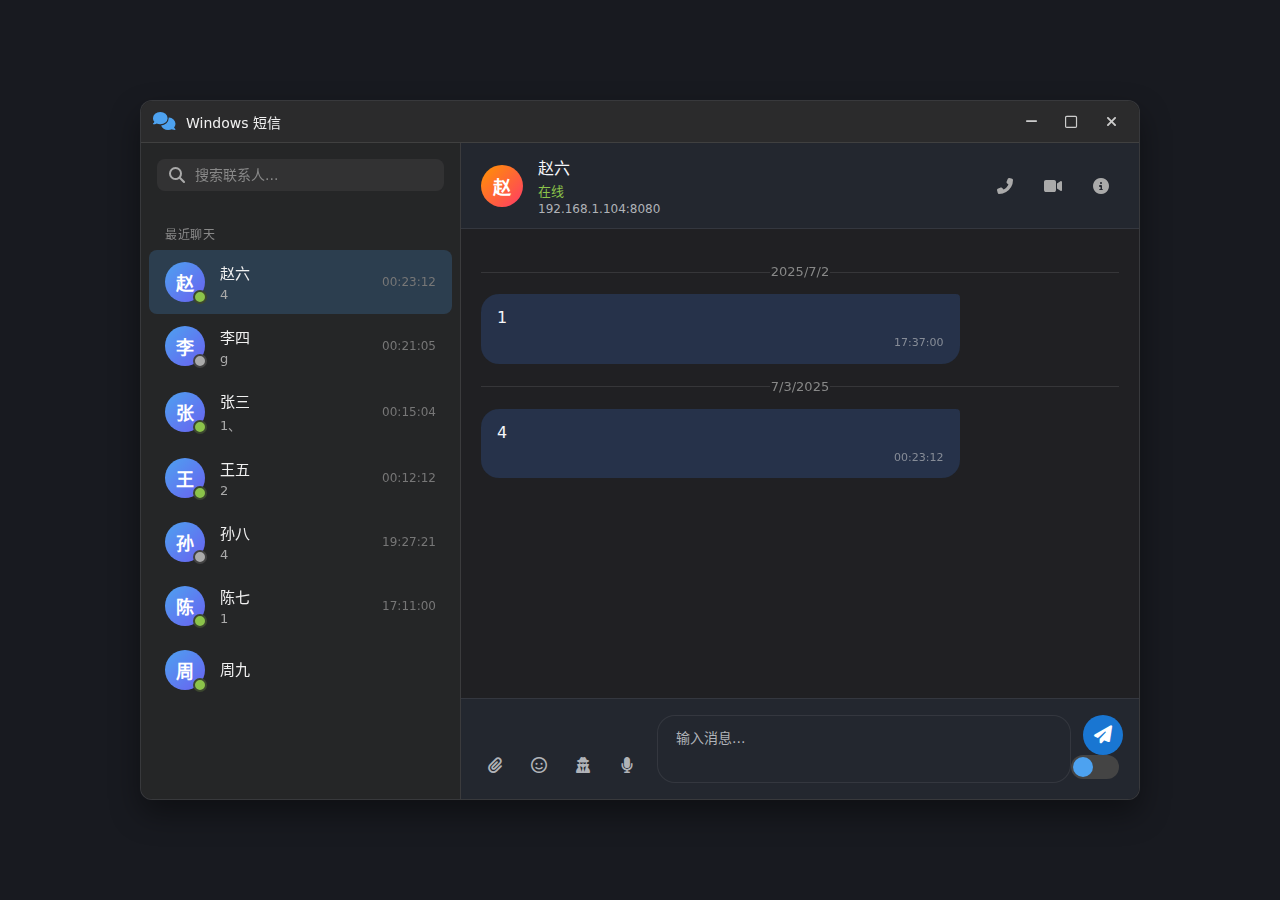
<file: ui/index.html>
<!DOCTYPE html>
<html lang="zh-CN">
<head>
    <meta charset="UTF-8">
    <meta name="viewport" content="width=device-width, initial-scale=1.0">
    <title>Windows 短信应用</title>
    <link rel="stylesheet" href="https://cdnjs.cloudflare.com/ajax/libs/font-awesome/6.4.0/css/all.min.css">
    <link rel="stylesheet" href="style.css">

</head>
<body>
    <div class="desktop-app">
        <!-- 标题栏 -->
        <div class="title-bar">
            <div class="window-title">
                <i class="fas fa-comments"></i>
                <span>Windows 短信</span>
            </div>
            <div class="window-controls">
                <div class="window-btn minimize"><i class="fas fa-minus"></i></div>
                <div class="window-btn maximize"><i class="far fa-square"></i></div>
                <div class="window-btn close"><i class="fas fa-times"></i></div>
            </div>
        </div>
        
        <!-- 应用主体 -->
        <div class="app-container">
            <!-- 左侧联系人列表 -->
            <div class="sidebar">
                <div class="search-box">
                    <div class="search-container">
                        <i class="fas fa-search"></i>
                        <input type="text" placeholder="搜索联系人..." id="search-contacts">
                    </div>
                </div>
                
                <div class="contact-list" id="contact-list">
                    <!-- 联系人将通过JSON动态加载 -->
                </div>
            </div>
            
            <!-- 右侧聊天区域 -->
            <div class="chat-area">
                <!-- 聊天头部 -->
                <div class="chat-header">
                    <div class="chat-avatar" id="current-contact-avatar">?</div>
                    <div class="chat-info">
                        <div class="chat-name" id="current-contact-name">选择联系人</div>
                        <div class="chat-status" id="current-contact-status">离线</div>
                        <div class="chat-address" id="current-contact-address"></div>
                    </div>
                    <div class="chat-actions">
                        <div class="chat-action"><i class="fas fa-phone-alt"></i></div>
                        <div class="chat-action"><i class="fas fa-video"></i></div>
                        <div class="chat-action">
                               <i class="fas fa-info-circle"></i>
                               <!-- 下拉菜单 -->
                                <div class="dropdown-menu">
                                    <button class="add-friend">添加好友</button>
                                    <button class="remove-friend">删除好友</button>
                                </div>
                        </div>
                    </div>
                </div>
                
                <!-- 消息区域 -->
                <div class="messages-container">
                    <div id="message-history">
                        <!-- 消息历史将通过JSON动态加载 -->
                    </div>
                    <div id="new-messages"></div>
                </div>
                
                <!-- 输入区域 -->
                <div class="input-area">
                    <div class="input-actions">
                        <div class="input-action">
                            <i class="fas fa-paperclip"></i>
                            <!-- 隐藏的文件选择框 -->
                           <input type="file" id="file-input" accept="image/*" style="display:none;">
                        </div>

                        <div class="input-action"><i class="far fa-smile" id="emoji-btn"></i></div>
                        <div class="input-action" id="stego-btn" title="图片隐写"><i class="fas fa-user-secret"></i></div>
                        <div class="input-action" id="mic-action"><i class="fas fa-microphone"></i></div>
                    </div>
                    <div class="emoji-picker" id="emoji-picker" style="display:none;"></div>
                    <textarea class="message-input" placeholder="输入消息..." id="message-input"></textarea>
                    <button class="send-button" id="send-btn">
                        <i class="fas fa-paper-plane"></i>
                    </button>
                </div>
            </div>
        </div>
        
        <!-- 深色/浅色主题切换 -->
        <div class="theme-toggle" id="theme-toggle">
            <div class="theme-knob"></div>
        </div>
    </div>

    <!-- 数据文件将通过app.js动态加载 -->
    <script src="data.json"></script>
    <script src="qwebchannel.js"></script>
    <script src="app.js"></script>
</body>
</html>
</file>
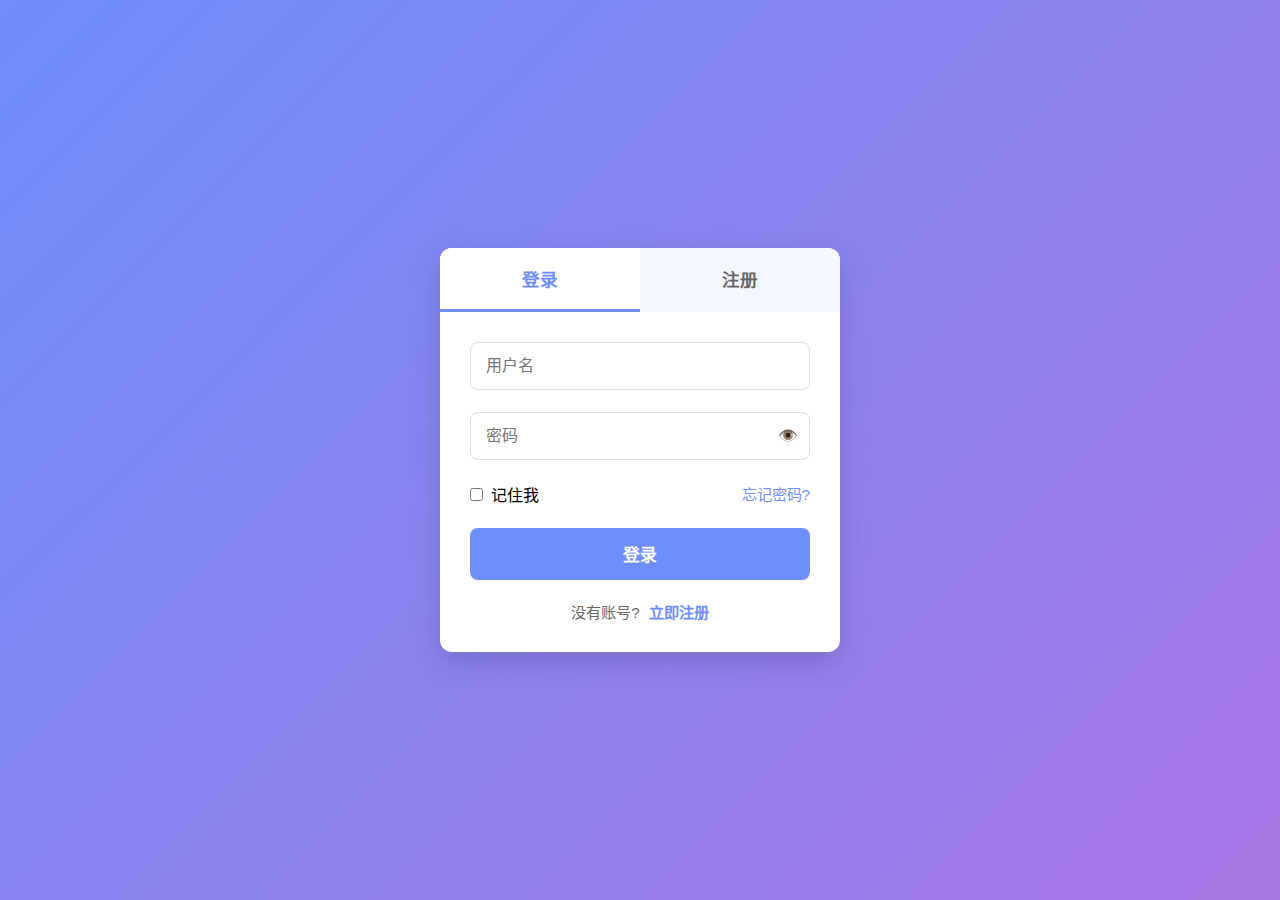
<file: ui/login.html>
<!DOCTYPE html>
<html lang="zh-CN">
<head>
    <meta charset="UTF-8" />
    <meta name="viewport" content="width=device-width, initial-scale=1" />
    <title>用户登录注册</title>
    <link rel="stylesheet" href="login.css" />
</head>
<body>
    <div class="container">
        <div class="tabs">
            <div class="tab active" data-tab="login">登录</div>
            <div class="tab" data-tab="register">注册</div>
        </div>

        <div class="form-container">
            <!-- 登录表单 -->
            <div class="form active" id="login-form">
                <div class="input-group">
                    <input type="text" id="login-username" placeholder="用户名" required />
                    <div class="error" id="login-username-error"></div>
                </div>

                <div class="input-group">
                    <input type="password" id="login-password" placeholder="密码" required />
                    <span class="password-toggle" id="login-password-toggle">👁️</span>
                    <div class="error" id="login-password-error"></div>
                </div>

                <div class="options">
                    <div class="remember">
                        <input type="checkbox" id="remember" />
                        <label for="remember">记住我</label>
                    </div>
                    <a href="#" class="forgot-password">忘记密码?</a>
                </div>

                <button class="btn" id="login-btn">登录</button>

                <div class="switch-form">
                    没有账号? <a href="#" data-switch="register">立即注册</a>
                </div>
            </div>

            <!-- 注册表单 -->
            <div class="form" id="register-form">
                <div class="input-group">
                    <input type="text" id="register-username" placeholder="设置用户名 (6-20位字母数字)" required />
                    <div class="error" id="register-username-error"></div>
                </div>

                <div class="input-group">
                    <input type="password" id="register-password" placeholder="设置密码 (8-20位，含大小写和数字)" required />
                    <span class="password-toggle" id="register-password-toggle">👁️</span>
                    <div class="error" id="register-password-error"></div>
                </div>

                <div class="input-group">
                    <input type="password" id="confirm-password" placeholder="确认密码" required />
                    <div class="error" id="confirm-password-error"></div>
                </div>

                <button class="btn" id="register-btn">注册</button>

                <div class="switch-form">
                    已有账号? <a href="#" data-switch="login">立即登录</a>
                </div>
            </div>
        </div>
    </div>
    <script src="qwebchannel.js"></script>
    <script src="login.js"></script>
	

</body>
</html>
</file>
<file: ui/style.css>
* {
    margin: 0;
    padding: 0;
    box-sizing: border-box;
    font-family: 'Segoe UI', system-ui, -apple-system, sans-serif;
}

body {
    background: var(--bg-color);
    display: flex;
    justify-content: center;
    align-items: center;
    height: 100vh;
    overflow: hidden;
    color: var(--header-text);
}

.desktop-app {
    width: 1000px;
    height: 700px;
    background: rgba(50, 50, 50, 0.4);
    backdrop-filter: blur(10px);
    border-radius: 12px;
    box-shadow: 0 14px 30px rgba(0, 0, 0, 0.4);
    border: 1px solid rgba(255, 255, 255, 0.1);
    overflow: hidden;
    display: flex;
    flex-direction: column;
    position: relative;
}

/* 下拉菜单默认隐藏 */
.dropdown-menu {
    display: none;
    position: absolute;
    top: 100%;
    right: 0;
    background: #333;
    border-radius: 8px;
    box-shadow: 0px 4px 8px rgba(0, 0, 0, 0.2);
    padding: 10px 0;
    min-width: 150px;
    z-index: 10;
}

.dropdown-menu button {
    background: transparent;
    border: none;
    color: #f0f0f0;
    padding: 10px 20px;
    text-align: left;
    width: 100%;
    font-size: 14px;
    cursor: pointer;
}

.dropdown-menu button:hover {
    background: rgba(255, 255, 255, 0.1);
}

.chat-action {
    position: relative;
}

.chat-action:hover .dropdown-menu {
    display: block;
}


/* 标题栏 - Windows 11风格 */
.title-bar {
    height: 42px;
    background: rgba(45, 45, 45, 0.85);
    display: flex;
    justify-content: space-between;
    align-items: center;
    padding: 0 12px;
    border-bottom: 1px solid rgba(255, 255, 255, 0.1);
    -webkit-app-region: drag;
    user-select: none;
}

.window-title {
    display: flex;
    align-items: center;
    gap: 10px;
    font-weight: 500;
    font-size: 14px;
    color: #f0f0f0;
}

.window-title i {
    font-size: 18px;
    color: #4da2f0;
}

.window-controls {
    display: flex;
    gap: 8px;
    -webkit-app-region: no-drag;
}

.window-btn {
    width: 32px;
    height: 32px;
    border-radius: 6px;
    display: flex;
    justify-content: center;
    align-items: center;
    color: #ccc;
    font-size: 14px;
    cursor: pointer;
    transition: all 0.2s ease;
}

.window-btn:hover {
    background: rgba(255, 255, 255, 0.1);
}

.window-btn.close:hover {
    background: #e81123;
    color: white;
}

/* 应用主体 */
.app-container {
    display: flex;
    height: calc(100% - 42px);
}

/* 侧边栏 - 联系人列表 */
.sidebar {
    width: 320px;
    background: rgba(40, 40, 40, 0.6);
    border-right: 1px solid rgba(255, 255, 255, 0.1);
    display: flex;
    flex-direction: column;
}

/* 搜索区域 */
.search-box {
    padding: 16px;
    position: relative;
}

.search-container {
    background: rgba(70, 70, 70, 0.4);
    border-radius: 8px;
    display: flex;
    align-items: center;
    padding: 8px 12px;
}

.search-container i {
    font-size: 16px;
    color: #aaa;
    margin-right: 10px;
}

.search-container input {
    background: transparent;
    border: none;
    color: #f0f0f0;
    outline: none;
    font-size: 14px;
    width: 100%;
}

.search-container input::placeholder {
    color: #888;
}

/* 联系人列表 */
.contact-list {
    flex: 1;
    overflow-y: auto;
    padding: 0 8px;
}

.contact-header {
    color: #888;
    font-size: 12px;
    text-transform: uppercase;
    padding: 8px 16px;
    margin-top: 10px;
    letter-spacing: 0.5px;
}

.contact-item {
    display: flex;
    gap: 15px;
    padding: 12px 16px;
    border-radius: 8px;
    cursor: pointer;
    transition: background 0.2s;
    align-items: center;
    position: relative;
}

.contact-item:hover {
    background: rgba(255, 255, 255, 0.08);
}

.contact-item.active {
    background: rgba(77, 162, 240, 0.2);
}

.contact-avatar {
    width: 40px;
    height: 40px;
    border-radius: 50%;
    background: linear-gradient(135deg, #4da2f0, #6a60f0);
    display: flex;
    justify-content: center;
    align-items: center;
    font-weight: 600;
    font-size: 18px;
    color: white;
    position: relative;
}

.contact-status {
    position: absolute;
    bottom: -2px;
    right: -2px;
    width: 14px;
    height: 14px;
    border-radius: 50%;
    background: #8bc34a;
    border: 2px solid rgba(40, 40, 40, 0.8);
}

.status-offline {
    background: #aaa !important;
}

.contact-details {
    flex: 1;
    min-width: 0;
}

.contact-name {
    font-weight: 500;
    font-size: 15px;
    color: #f0f0f0;
    white-space: nowrap;
    overflow: hidden;
    text-overflow: ellipsis;
}

.contact-preview {
    font-size: 13px;
    color: #aaa;
    margin-top: 4px;
    white-space: nowrap;
    overflow: hidden;
    text-overflow: ellipsis;
}

.contact-time {
    font-size: 12px;
    color: #777;
    white-space: nowrap;
}

/* 聊天区域 */
.chat-area {
    flex: 1;
    display: flex;
    flex-direction: column;
}

/* 聊天头部 */
.chat-header {
    display: flex;
    align-items: center;
    padding: 12px 20px;
    border-bottom: 1px solid var(--border-color);
    gap: 15px;
    background: var(--header-bg);
    color: var(--header-text);
}

.chat-avatar {
    width: 42px;
    height: 42px;
    border-radius: 50%;
    background: linear-gradient(135deg, #ff9500, #ff3a67);
    display: flex;
    justify-content: center;
    align-items: center;
    font-weight: 600;
    font-size: 18px;
    color: white;
}

.chat-info {
    flex: 1;
}

.chat-name {
    font-weight: 500;
    font-size: 16px;
    color: var(--header-text);
}

.chat-status {
    font-size: 13px;
    color: #8bc34a;
    margin-top: 2px;
}
.chat-address {
    font-size: 12px;
    color: var(--secondary-text);
    margin-top: 2px;
}

.chat-actions {
    display: flex;
    gap: 12px;
}

.chat-action {
    width: 36px;
    height: 36px;
    border-radius: 50%;
    display: flex;
    justify-content: center;
    align-items: center;
    color: #aaa;
    font-size: 16px;
    cursor: pointer;
    transition: all 0.2s;
}

.chat-action:hover {
    background: rgba(255, 255, 255, 0.1);
    color: #f0f0f0;
}

/* 消息区域 */
.messages-container {
    flex: 1;
    padding: 20px;
    overflow-y: auto;
    display: flex;
    flex-direction: column;
    background: var(--container-bg);
}

.message-day {
    text-align: center;
    color: #888;
    font-size: 13px;
    margin: 15px 0;
    position: relative;
}

.message-day::before,
.message-day::after {
    content: "";
    position: absolute;
    top: 50%;
    width: calc(50% - 30px);
    height: 1px;
    background: rgba(255, 255, 255, 0.1);
}

.message-day::before {
    left: 0;
}

.message-day::after {
    right: 0;
}

.message-bubble {
    max-width: 75%;
    padding: 12px 16px;
    border-radius: 18px;
    margin-bottom: 15px;
    position: relative;
    animation: fadeIn 0.3s ease;
    line-height: 1.5;
    background: var(--chat-bubble-bot);
    color: var(--chat-bubble-bot-text);
}

@keyframes fadeIn {
    from { opacity: 0; transform: translateY(10px); }
    to { opacity: 1; transform: translateY(0); }
}

.message-receive {
    align-self: flex-start;
    background: var(--chat-bubble-bot);
    border-top-left-radius: 4px;
    color: var(--chat-bubble-bot-text);
}

.message-sent {
    align-self: flex-end;
    background: var(--chat-bubble-user);
    border-top-right-radius: 4px;
    color: var(--chat-bubble-user-text);
}

.message-time {
    font-size: 11px;
    margin-top: 5px;
    opacity: 0.7;
    text-align: right;
    color: var(--secondary-text);
}

/* 输入区域 */
.input-area {
    padding: 16px;
    background: var(--header-bg);
    display: flex;
    gap: 12px;
    border-top: 1px solid var(--border-color);
}

.input-actions {
    display: flex;
    gap: 8px;
    align-items: flex-end;
}

.input-action {
    width: 36px;
    height: 36px;
    border-radius: 50%;
    display: flex;
    justify-content: center;
    align-items: center;
    color: var(--secondary-text);
    font-size: 16px;
    cursor: pointer;
    transition: all 0.2s;
}

.input-action:hover {
    background: var(--button-bg);
    color: var(--button-text);
}

.message-input {
    flex: 1;
    background: var(--input-bg);
    border: 1px solid var(--border-color);
    border-radius: 18px;
    padding: 12px 18px;
    outline: none;
    color: var(--input-text);
    font-size: 14px;
    resize: none;
    min-height: 24px;
    max-height: 120px;
    line-height: 1.5;
    scrollbar-width: thin;
    scrollbar-color: #4da2f0 transparent;
}

.message-input::placeholder {
    color: var(--input-placeholder);
}

.send-button {
    width: 40px;
    height: 40px;
    border-radius: 50%;
    background: var(--button-bg);
    color: var(--button-text);
    display: flex;
    justify-content: center;
    align-items: center;
    font-size: 18px;
    cursor: pointer;
    transition: background 0.2s;
    border: none;
    outline: none;
}

.send-button:hover {
    background: var(--button-bg-hover);
}

.send-button:disabled {
    background: #666;
    color: #ccc;
    cursor: default;
}

/* 响应式调整 */
@media (max-width: 1000px) {
    .desktop-app {
        width: 100%;
        height: 100vh;
        border-radius: 0;
    }
}

/* 滚动条样式 */
::-webkit-scrollbar {
    width: 8px;
}

::-webkit-scrollbar-track {
    background: rgba(30, 30, 30, 0.1);
}

::-webkit-scrollbar-thumb {
    background: rgba(90, 90, 90, 0.6);
    border-radius: 4px;
}

::-webkit-scrollbar-thumb:hover {
    background: var(--button-bg);
}

/* Windows主题切换 */
.theme-toggle {
    position: absolute;
    bottom: 20px;
    right: 20px;
    width: 48px;
    height: 24px;
    background: #444;
    border-radius: 12px;
    display: flex;
    align-items: center;
    padding: 2px;
    cursor: pointer;
    z-index: 100;
}

.theme-knob {
    width: 20px;
    height: 20px;
    background: #4da2f0;
    border-radius: 50%;
    transition: transform 0.3s ease;
}

.light .theme-knob {
    transform: translateX(24px);
    background: #f0c420;
}

.light body {
    background: var(--bg-color);
}

.light .desktop-app {
    background: rgba(250, 250, 250, 0.6);
    color: #333;
    border: 1px solid rgba(0, 0, 0, 0.08);
}

.light .title-bar {
    background: rgba(245, 245, 245, 0.85);
    color: #333;
    border-bottom: 1px solid rgba(0, 0, 0, 0.08);
}

.light .window-title {
    color: #333;
}

.light .sidebar {
    background: rgba(240, 240, 240, 0.8);
    border-right: 1px solid rgba(0, 0, 0, 0.08);
}

.light .contact-item:hover {
    background: rgba(0, 0, 0, 0.05);
}

.light .contact-item.active {
    background: rgba(77, 162, 240, 0.15);
}

.light .contact-name,
.light .chat-name {
    color: #222;
}

.light .contact-preview {
    color: #666;
}

.light .chat-action {
    color: #666;
}

.light .chat-action:hover {
    background: rgba(0, 0, 0, 0.05);
    color: #222;
}

.light .messages-container {
    background: rgba(240, 240, 245, 0.4);
}

.light .message-receive {
    background: rgba(255, 255, 255, 0.9);
    color: #222;
}

.light .message-sent {
    background: rgba(77, 162, 240, 0.2);
    color: #222;
}

.light .input-area {
    background: rgba(245, 245, 245, 0.8);
}

.light .input-action {
    color: #666;
}

.light .message-input {
    background: rgba(255, 255, 255, 0.9);
    border: 1px solid rgba(0, 0, 0, 0.1);
    color: #333;
}

.light .search-container {
    background: rgba(220, 220, 220, 0.4);
}

.light .search-container input {
    color: #333;
}

/* 1. 主题变量定义 */
:root {
  --bg-color: #181A20;
  --header-bg: #23272F;
  --header-text: #F5F6FA;
  --chat-bubble-user: #26324A;
  --chat-bubble-bot: #23272F;
  --chat-bubble-user-text: #F5F6FA;
  --chat-bubble-bot-text: #F5F6FA;
  --input-bg: #23272F;
  --input-text: #F5F6FA;
  --input-placeholder: #B0B3B8;
  --button-bg: #1976D2;
  --button-bg-hover: #1565C0;
  --button-text: #FFF;
  --border-color: rgba(255,255,255,0.08);
  --secondary-text: #B0B3B8;
  --container-bg: rgba(30,30,30,0.3);
}

body.light, .light {
  --bg-color: #F5F6FA;
  --header-bg: #FFF;
  --header-text: #222;
  --chat-bubble-user: #E6F0FF;
  --chat-bubble-bot: #FFF;
  --chat-bubble-user-text: #222;
  --chat-bubble-bot-text: #222;
  --input-bg: #FFF;
  --input-text: #222;
  --input-placeholder: #888;
  --button-bg: #1976D2;
  --button-bg-hover: #1565C0;
  --button-text: #FFF;
  --border-color: rgba(0,0,0,0.08);
  --secondary-text: #555;
  --container-bg: rgba(240,240,245,0.4);
}

.read-status {
  font-size: 12px;
  margin-left: 8px;
  vertical-align: middle;
}
.read-status.read {
  color: #1976D2;
}
.read-status.unread {
  color: #888;
}

.unread-badge {
  display: inline-block;
  min-width: 18px;
  height: 18px;
  padding: 0 5px;
  background: #ff3b30;
  color: #fff;
  font-size: 12px;
  border-radius: 9px;
  text-align: center;
  line-height: 18px;
  position: absolute;
  right: 8px;
  top: 8px;
  z-index: 2;
  box-shadow: 0 1px 4px rgba(0,0,0,0.15);
}

.message-bubble.emoji-only {
    font-size: 2.5em;
    line-height: 1.2;
    text-align: center;
    background: transparent;
    box-shadow: none;
    padding: 8px 0 0 0;
}

.emoji-picker {
    position: absolute;
    bottom: 60px;
    left: 60px;
    background: #222;
    border-radius: 10px;
    border: 1.5px solid #444;
    box-shadow: 0 2px 12px rgba(0,0,0,0.2);
    padding: 10px;
    display: flex;
    flex-wrap: wrap;
    width: 320px;
    max-width: 90vw;
    max-height: 220px;
    overflow-y: auto;
    overflow-x: auto;
    z-index: 20;
    gap: 8px;
    font-size: 24px;
    background-clip: padding-box;
}
.emoji-picker span {
    cursor: pointer;
    padding: 4px 4px;
    border-radius: 5px;
    transition: background 0.15s;
    display: inline-block;
}
.emoji-picker span:hover {
    background: #444;
}

/* 隐写弹窗优化样式 */
.stego-modal-content {
  background: #fff;
  padding: 32px 36px;
  border-radius: 14px;
  min-width: 340px;
  max-width: 95vw;
  box-shadow: 0 4px 24px #0001;
  position: relative;
  display: flex;
  flex-direction: column;
  align-items: center;
  border: 1.5px solid #e5e5e5;
}
.stego-modal-title {
  font-size: 22px;
  font-weight: bold;
  margin-bottom: 18px;
  letter-spacing: 2px;
  color: #222;
}
.stego-modal-section {
  width: 100%;
  margin-bottom: 16px;
  display: flex;
  flex-direction: column;
  align-items: center;
}
.stego-upload-label {
  cursor: pointer;
}
.stego-upload-btn {
  background: #f7f7f7;
  border-radius: 6px;
  padding: 8px 18px;
  font-size: 15px;
  border: 1px solid #d0d0d0;
  color: #333;
  transition: background 0.2s;
}
.stego-upload-btn:hover {
  background: #ececec;
}
.stego-image-preview {
  margin-top: 10px;
  max-width: 220px;
  max-height: 180px;
  border-radius: 8px;
  border: 1.5px solid #eee;
  box-shadow: 0 2px 8px #0001;
  background: #fafafa;
}
#stego-text-input {
  width: 100%;
  min-height: 60px;
  border-radius: 6px;
  border: 1px solid #d0d0d0;
  padding: 8px;
  font-size: 15px;
  resize: vertical;
  background: #fafbfc;
  color: #222;
}
.stego-text-count {
  align-self: flex-end;
  font-size: 12px;
  color: #aaa;
  margin-top: 2px;
}
.stego-modal-actions {
  width: 100%;
  display: flex;
  justify-content: flex-end;
  gap: 16px;
  margin-top: 8px;
}
.stego-main-btn {
  background: #4e8cff;
  color: #fff;
  border: none;
  border-radius: 6px;
  padding: 8px 22px;
  font-size: 15px;
  font-weight: bold;
  cursor: pointer;
  transition: background 0.2s;
}
.stego-main-btn:hover {
  background: #2566d6;
}
.stego-cancel-btn {
  background: #f5f5f5;
  color: #666;
  border: 1px solid #ccc;
  border-radius: 6px;
  padding: 8px 18px;
  font-size: 15px;
  cursor: pointer;
  transition: background 0.2s;
}
.stego-cancel-btn:hover {
  background: #e0e0e0;
}
.stego-result {
  margin-top: 14px;
  color: #d2691e;
  font-size: 15px;
  min-height: 20px;
  text-align: center;
}
</file>
<file: ui/login.css>
* {
    margin: 0;
    padding: 0;
    box-sizing: border-box;
    font-family: 'Segoe UI', 'Microsoft YaHei', sans-serif;
}

body {
    display: flex;
    justify-content: center;
    align-items: center;
    min-height: 100vh;
    background: linear-gradient(135deg, #6e8efb, #a777e3);
    padding: 20px;
}

.container {
    width: 100%;
    max-width: 400px;
    background: white;
    border-radius: 12px;
    box-shadow: 0 10px 30px rgba(0, 0, 0, 0.15);
    overflow: hidden;
}

.tabs {
    display: flex;
    background: #f5f7ff;
}

.tab {
    flex: 1;
    padding: 18px;
    text-align: center;
    cursor: pointer;
    font-weight: 600;
    font-size: 1.1rem;
    color: #666;
    transition: all 0.3s;
}

.tab.active {
    color: #6e8efb;
    border-bottom: 3px solid #6e8efb;
    background: white;
}

.form-container {
    padding: 30px;
}

.form {
    display: none;
}

.form.active {
    display: block;
    animation: fadeIn 0.4s;
}

@keyframes fadeIn {
    from {
        opacity: 0;
        transform: translateY(10px);
    }
    to {
        opacity: 1;
        transform: translateY(0);
    }
}

.input-group {
    margin-bottom: 22px;
    position: relative;
}

input {
    width: 100%;
    padding: 14px 15px;
    border: 1px solid #ddd;
    border-radius: 8px;
    font-size: 1rem;
    transition: border 0.3s;
}

input:focus {
    border-color: #6e8efb;
    outline: none;
    box-shadow: 0 0 0 2px rgba(110, 142, 251, 0.2);
}

.error {
    color: #ff4d4f;
    font-size: 0.85rem;
    margin-top: 6px;
    display: none;
}

.options {
    display: flex;
    justify-content: space-between;
    margin-bottom: 22px;
}

.remember {
    display: flex;
    align-items: center;
}

.remember input {
    width: auto;
    margin-right: 8px;
}

.forgot-password {
    color: #6e8efb;
    text-decoration: none;
    font-size: 0.95rem;
}

.forgot-password:hover {
    text-decoration: underline;
}

.btn {
    width: 100%;
    padding: 14px;
    background: #6e8efb;
    color: white;
    border: none;
    border-radius: 8px;
    font-size: 1.05rem;
    font-weight: 600;
    cursor: pointer;
    transition: all 0.3s;
}

.btn:hover {
    background: #5a7dfa;
    transform: translateY(-2px);
    box-shadow: 0 5px 15px rgba(110, 142, 251, 0.3);
}

.switch-form {
    text-align: center;
    margin-top: 20px;
    color: #666;
    font-size: 0.95rem;
}

.switch-form a {
    color: #6e8efb;
    text-decoration: none;
    font-weight: 600;
    margin-left: 5px;
}

.switch-form a:hover {
    text-decoration: underline;
}

.password-toggle {
    position: absolute;
    right: 12px;
    top: 14px;
    cursor: pointer;
    color: #777;
}
</file>
